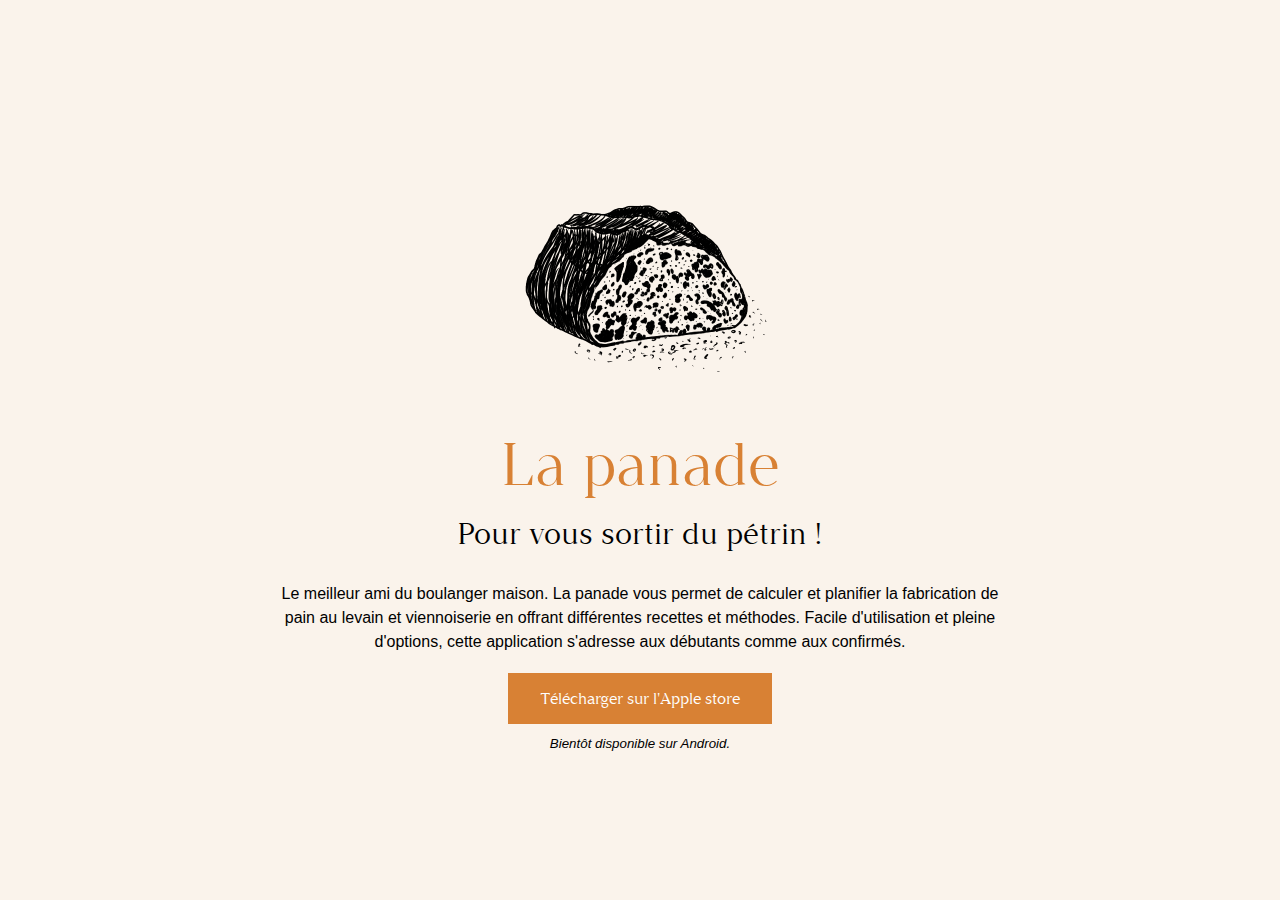
<file: index.html>
<html lang="en-US" >
<head>
  <meta http-equiv="Content-Type" content="text/html; charset=UTF-8" />
	<meta name="viewport" content="width=device-width, initial-scale=1, maximum-scale=1, user-scalable=0" />
  <title>La panade - Faire son pain maison</title>
  <meta name="description" content="L'application de boulangerie maison naturelle. Calculer et planifier votre prochaine fournée.">
  <meta name="keywords" content="panade, lapanade, panada, pain maison, boulangerie, app, levain, miche, foccacia">

  <meta property='og:site_name' content='La panade'/>
  <meta property='og:url' content='http://www.lapanade.app/'/>
  <meta property='og:title' content='Home Page'/>
  <meta property='og:type' content='article'/>

  <link rel='stylesheet' href='style.css' type='text/css' media='all' />


</head>

<body>
  <div class="content">
    <img src="images/pain.png" width="300px">
<h1>La panade</h1>
<h3>Pour vous sortir du pétrin !</h3>
<p>Le meilleur ami du boulanger maison. La panade vous permet de calculer et planifier la fabrication de pain au levain et viennoiserie en offrant différentes recettes et méthodes. Facile d'utilisation et pleine d'options, cette application s'adresse aux débutants comme aux confirmés.</p>
<br>
<a class="button" href="https://apps.apple.com/us/app/la-panade/id1566220640">Télécharger sur l'Apple store</a>
<p style=" margin-top:1.5em;"><i><small>Bientôt disponible sur Android.</small></i></p>
</div>


</body>
</html>
</file>
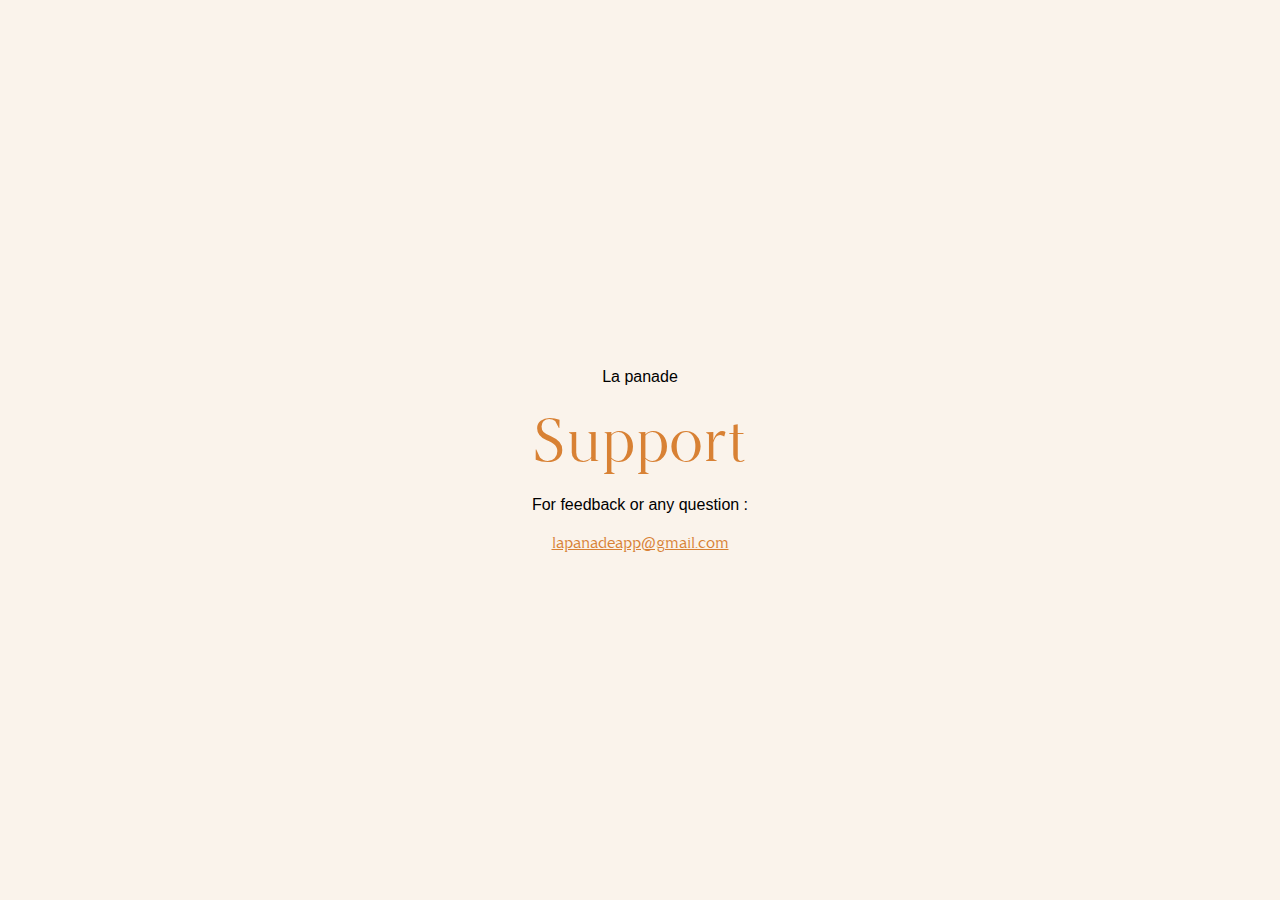
<file: support.html>
<html lang="en-US" >
<head>
  <meta http-equiv="Content-Type" content="text/html; charset=UTF-8" />
	<meta name="viewport" content="width=device-width, initial-scale=1, maximum-scale=1, user-scalable=0" />
  <title>La panade - Support</title>
  <meta property='og:site_name' content='La panade'/>
  <meta property='og:url' content='http://www.lapanade.app/'/>
  <meta property='og:title' content='Home Page'/>
  <meta property='og:type' content='article'/>

  <link rel='stylesheet' href='../style.css' type='text/css' media='all' />


</head>

<body>
  <div class="content">
      <p>La panade</p>
<h1>Support</h1>
<p>For feedback or any question :</p>
<a href="mailto:lapanadeapp@gmail.com">lapanadeapp@gmail.com</a>

</div>


</body>
</html>
</file>
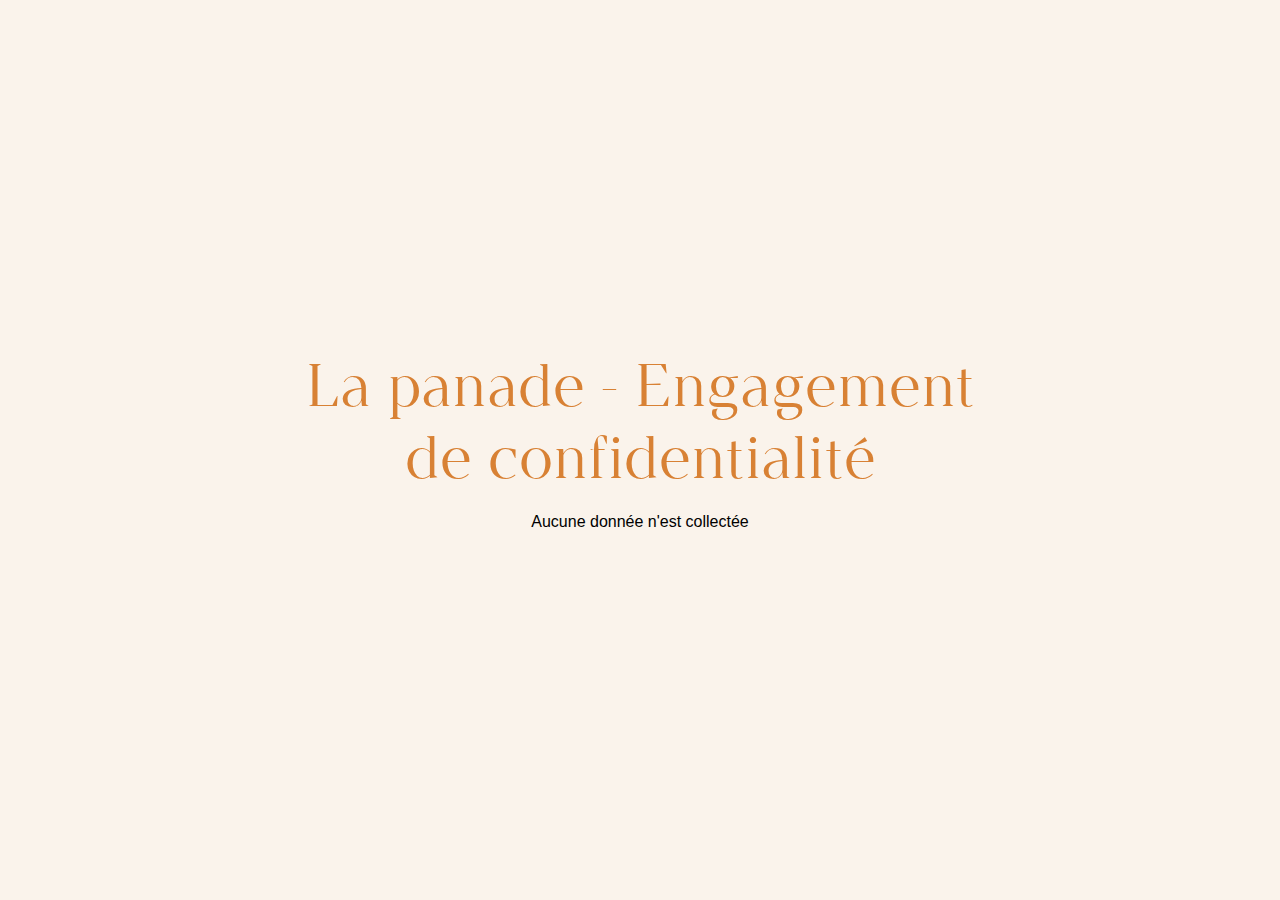
<file: appstore/confidentiality.html>
<html lang="en-US" >
<head>
  <meta http-equiv="Content-Type" content="text/html; charset=UTF-8" />
	<meta name="viewport" content="width=device-width, initial-scale=1, maximum-scale=1, user-scalable=0" />
  <title>La panade - Engagement de confidentialité</title>
  <meta property='og:site_name' content='La panade'/>
  <meta property='og:url' content='http://www.lapanade.app/'/>
  <meta property='og:title' content='Home Page'/>
  <meta property='og:type' content='article'/>

  <link rel='stylesheet' href='../style.css' type='text/css' media='all' />


</head>

<body>
  <div class="content">
<h1>La panade - Engagement de confidentialité</h1>
<p>Aucune donnée n'est collectée</p>

</div>


</body>
</html>
</file>
<file: style.css>
body{
  background: #FAF3EB;
  display: flex;
  justify-content: center;
  width: 100%;
  font-family: 'argesta_headlineregular';
  padding: 24px;
  margin: 0;
  box-sizing: border-box;
}
h1{
  font-size: 60px;
  font-weight: 300;
  color: #D88134;
  margin-block-end: auto;
  margin-block-start: auto;
}
h3{
  font-size: 30px;
  font-weight: 300;
  margin-block-end: 1em;
  margin-block-start: 0.5em;
}
p{
  font-size: 16px;
  line-height:24px;
  font-family:Helvetica,Arial,sans-serif;
  font-weight:300;
}
a{
    color: #D88134;
    
}

a.button{
    background: #D88134;
    border:none;
    padding:1em 2em;
    color:white;
    
    text-decoration:none;
   
}
.content{
align-self: center;
text-align: center;
width:100%;
max-width: 720px;
}
@font-face {
    font-family: 'argesta_headlineregular';
    src: url('fonts/argestaheadline-regular-webfont.eot');
    src: url('fonts/argestaheadline-regular-webfont.eot?#iefix') format('embedded-opentype'),
         url('fonts/argestaheadline-regular-webfont.woff2') format('woff2'),
         url('fonts/argestaheadline-regular-webfont.woff') format('woff'),
         url('fonts/argestaheadline-regular-webfont.ttf') format('truetype');
    font-weight: normal;
    font-style: normal;

}
</file>
